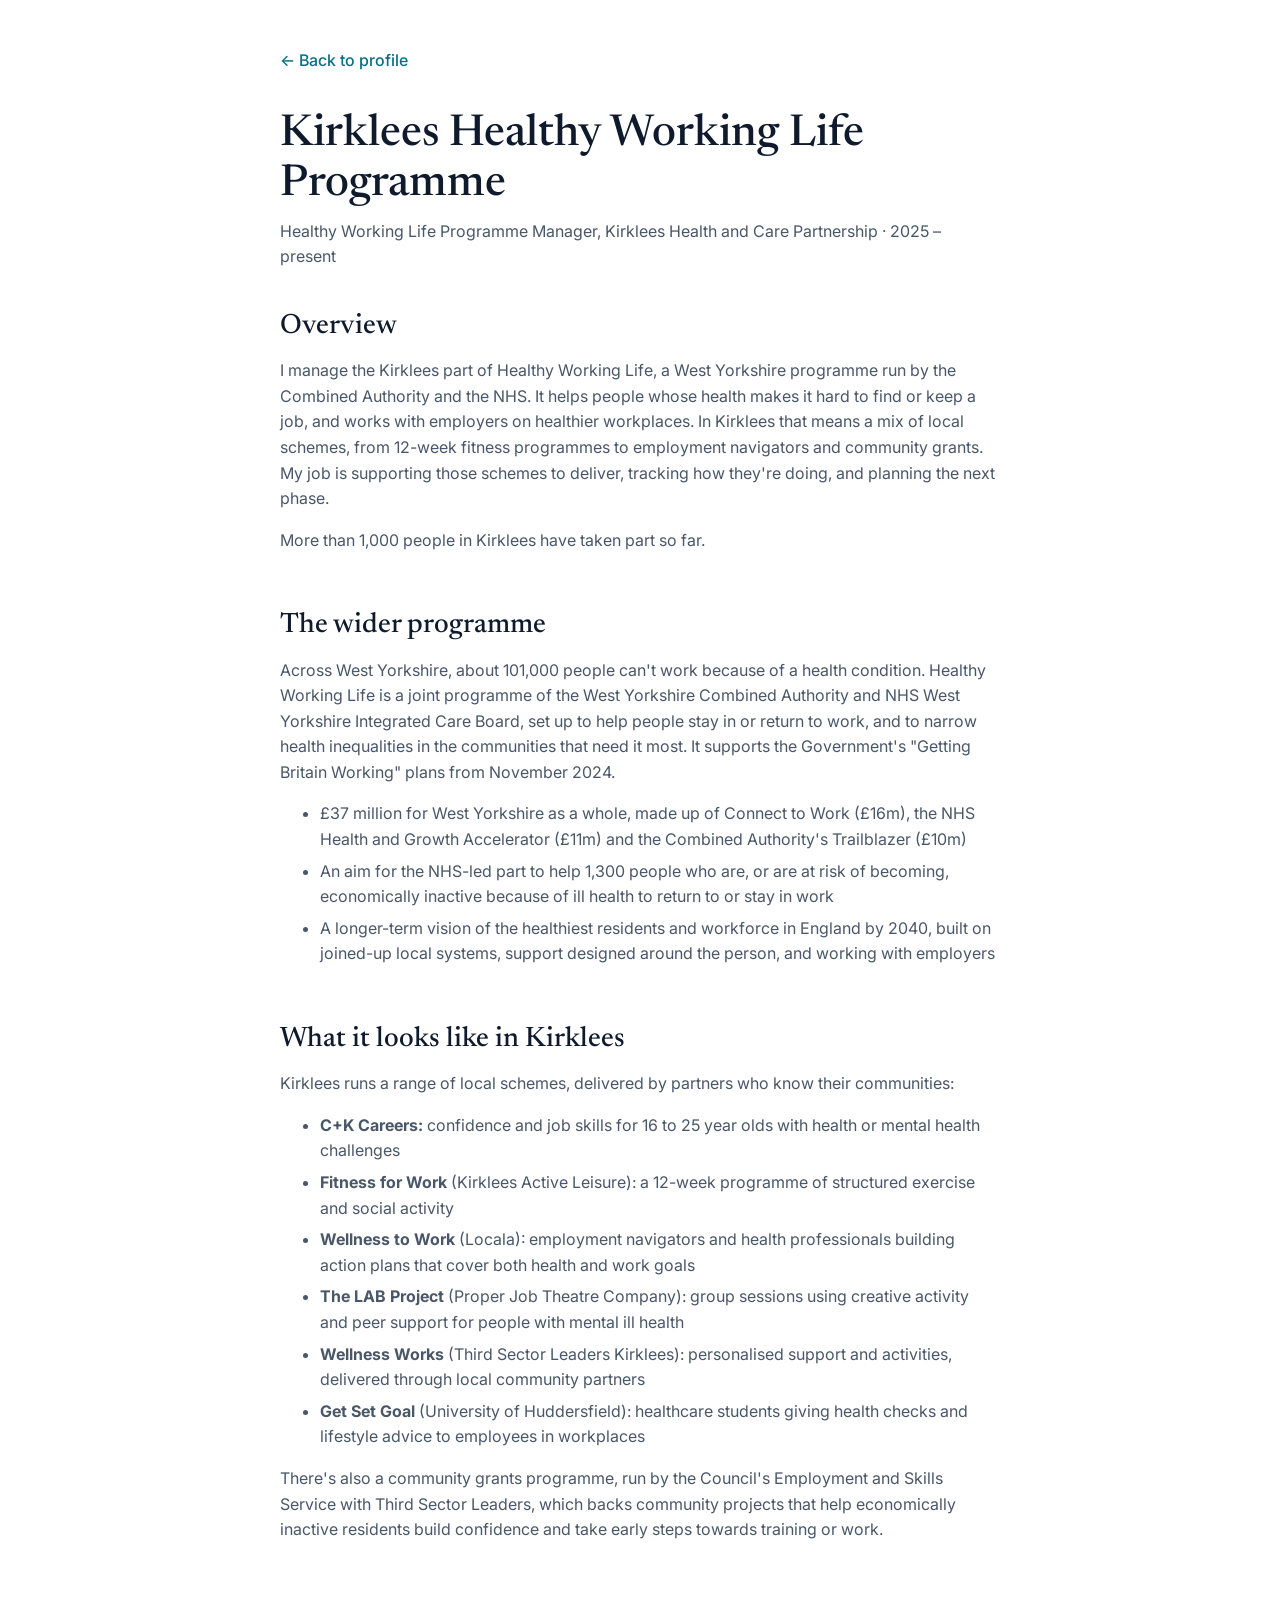
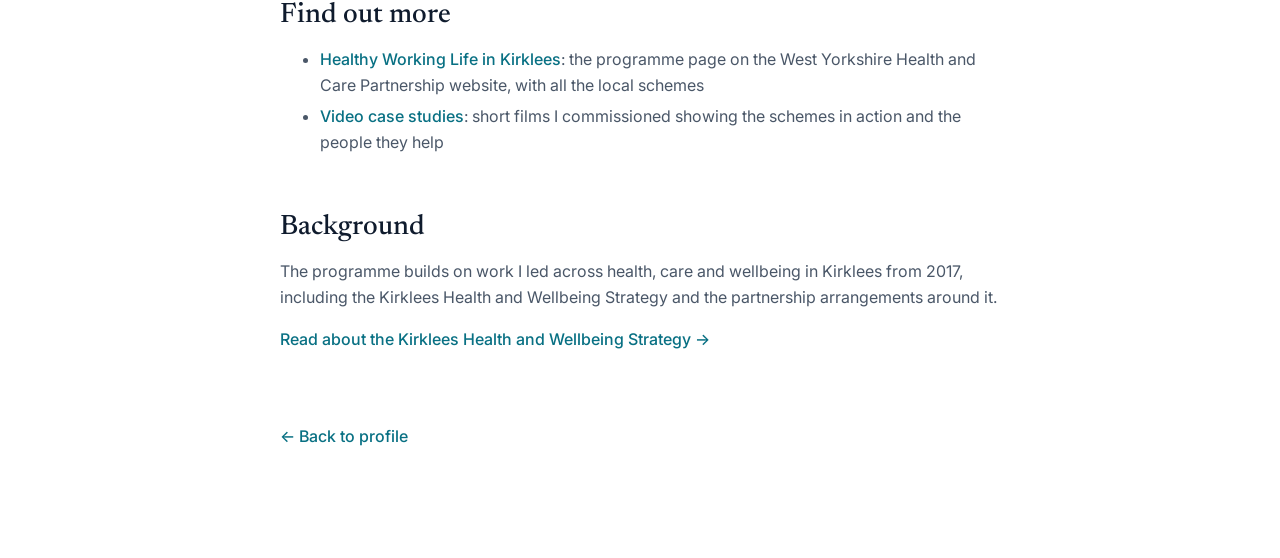
<file: project-2.html>
<!DOCTYPE html>
<html lang="en-GB">
    <head>
        <meta charset="utf-8">
        <meta http-equiv="X-UA-Compatible" content="IE=edge">
        <title>Kirklees Healthy Working Life Programme &mdash; Phil Longworth</title>
        <meta name="description" content="Managing the Kirklees part of Healthy Working Life, a West Yorkshire programme helping people whose health makes it hard to find or keep a job.">
        <meta name="viewport" content="width=device-width, initial-scale=1">
        <link rel="stylesheet" href="style.css?v=20261026b">
    </head>
    <body>
        <div id="container--main">

            <p><a href="index.html">&#x2190; Back to profile</a></p>

            <section class="section--page">
                <h1>Kirklees Healthy Working Life Programme</h1>
                <p id="bio">Healthy Working Life Programme Manager, Kirklees Health and Care Partnership &middot; 2025 &ndash; present</p>
            </section>

            <section class="section--page">
                <h2>Overview</h2>
                <p>I manage the Kirklees part of Healthy Working Life, a West Yorkshire programme run by the Combined Authority and the NHS. It helps people whose health makes it hard to find or keep a job, and works with employers on healthier workplaces. In Kirklees that means a mix of local schemes, from 12-week fitness programmes to employment navigators and community grants. My job is supporting those schemes to deliver, tracking how they're doing, and planning the next phase.</p>
                <p>More than 1,000 people in Kirklees have taken part so far.</p>
            </section>

            <section class="section--page">
                <h2>The wider programme</h2>
                <p>Across West Yorkshire, about 101,000 people can't work because of a health condition. Healthy Working Life is a joint programme of the West Yorkshire Combined Authority and NHS West Yorkshire Integrated Care Board, set up to help people stay in or return to work, and to narrow health inequalities in the communities that need it most. It supports the Government's "Getting Britain Working" plans from November 2024.</p>
                <ul>
                    <li>£37 million for West Yorkshire as a whole, made up of Connect to Work (£16m), the NHS Health and Growth Accelerator (£11m) and the Combined Authority's Trailblazer (£10m)</li>
                    <li>An aim for the NHS-led part to help 1,300 people who are, or are at risk of becoming, economically inactive because of ill health to return to or stay in work</li>
                    <li>A longer-term vision of the healthiest residents and workforce in England by 2040, built on joined-up local systems, support designed around the person, and working with employers</li>
                </ul>
            </section>

            <section class="section--page">
                <h2>What it looks like in Kirklees</h2>
                <p>Kirklees runs a range of local schemes, delivered by partners who know their communities:</p>
                <ul>
                    <li><strong>C+K Careers:</strong> confidence and job skills for 16 to 25 year olds with health or mental health challenges</li>
                    <li><strong>Fitness for Work</strong> (Kirklees Active Leisure): a 12-week programme of structured exercise and social activity</li>
                    <li><strong>Wellness to Work</strong> (Locala): employment navigators and health professionals building action plans that cover both health and work goals</li>
                    <li><strong>The LAB Project</strong> (Proper Job Theatre Company): group sessions using creative activity and peer support for people with mental ill health</li>
                    <li><strong>Wellness Works</strong> (Third Sector Leaders Kirklees): personalised support and activities, delivered through local community partners</li>
                    <li><strong>Get Set Goal</strong> (University of Huddersfield): healthcare students giving health checks and lifestyle advice to employees in workplaces</li>
                </ul>
                <p>There's also a community grants programme, run by the Council's Employment and Skills Service with Third Sector Leaders, which backs community projects that help economically inactive residents build confidence and take early steps towards training or work.</p>
            </section>

            <section class="section--page">
                <h2>Find out more</h2>
                <ul>
                    <li><a href="https://www.wypartnership.co.uk/our-priorities/healthy-working-life/plans/healthy-working-life-kirklees" target="_blank" rel="noopener">Healthy Working Life in Kirklees</a>: the programme page on the West Yorkshire Health and Care Partnership website, with all the local schemes</li>
                    <li><a href="https://www.youtube.com/playlist?list=PLOy_n8g-xhaKQV5OkruN3SPaTc6EKtN2g" target="_blank" rel="noopener">Video case studies</a>: short films I commissioned showing the schemes in action and the people they help</li>
                </ul>
            </section>

            <section class="section--page">
                <h2>Background</h2>
                <p>The programme builds on work I led across health, care and wellbeing in Kirklees from 2017, including the Kirklees Health and Wellbeing Strategy and the partnership arrangements around it.</p>
                <p><a href="project1.html">Read about the Kirklees Health and Wellbeing Strategy &rarr;</a></p>
            </section>

            <section class="section--page">
                <p><a href="index.html">&#x2190; Back to profile</a></p>
            </section>

        </div>
    </body>
</html>
</file>
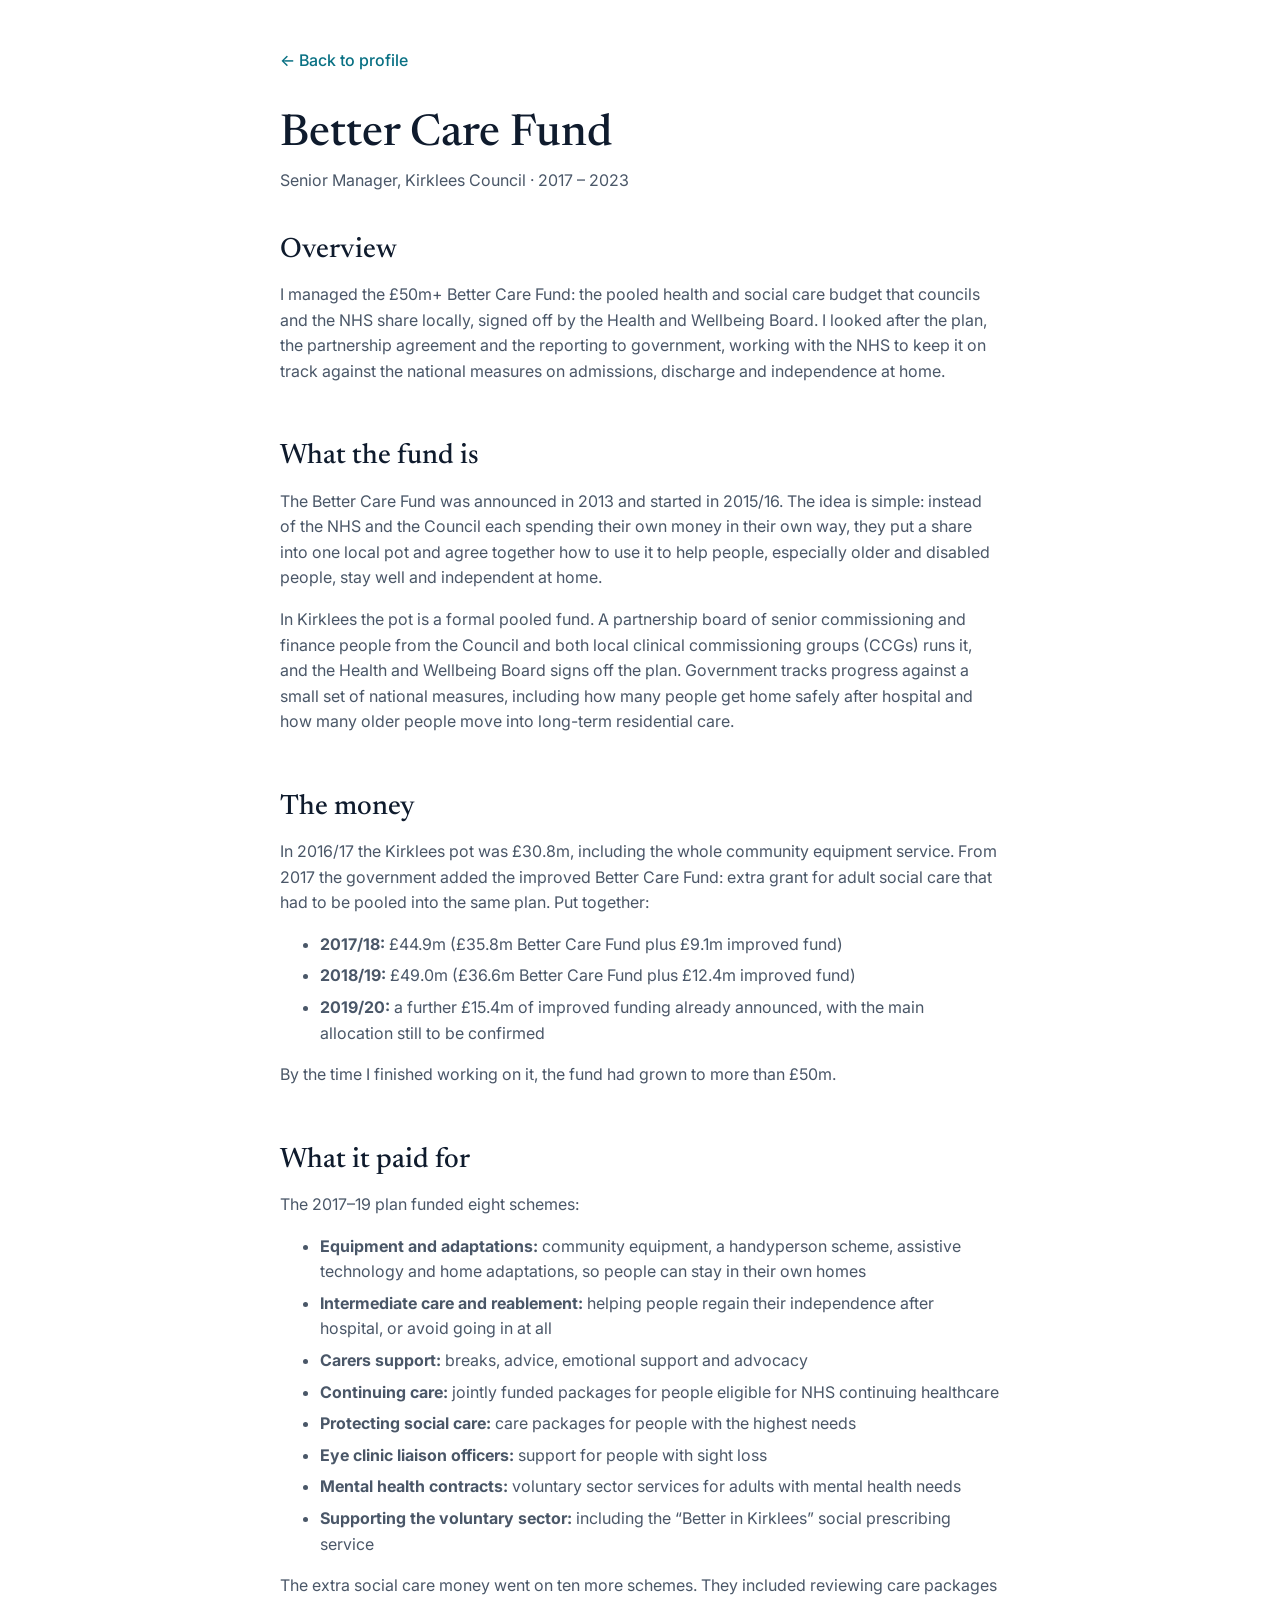
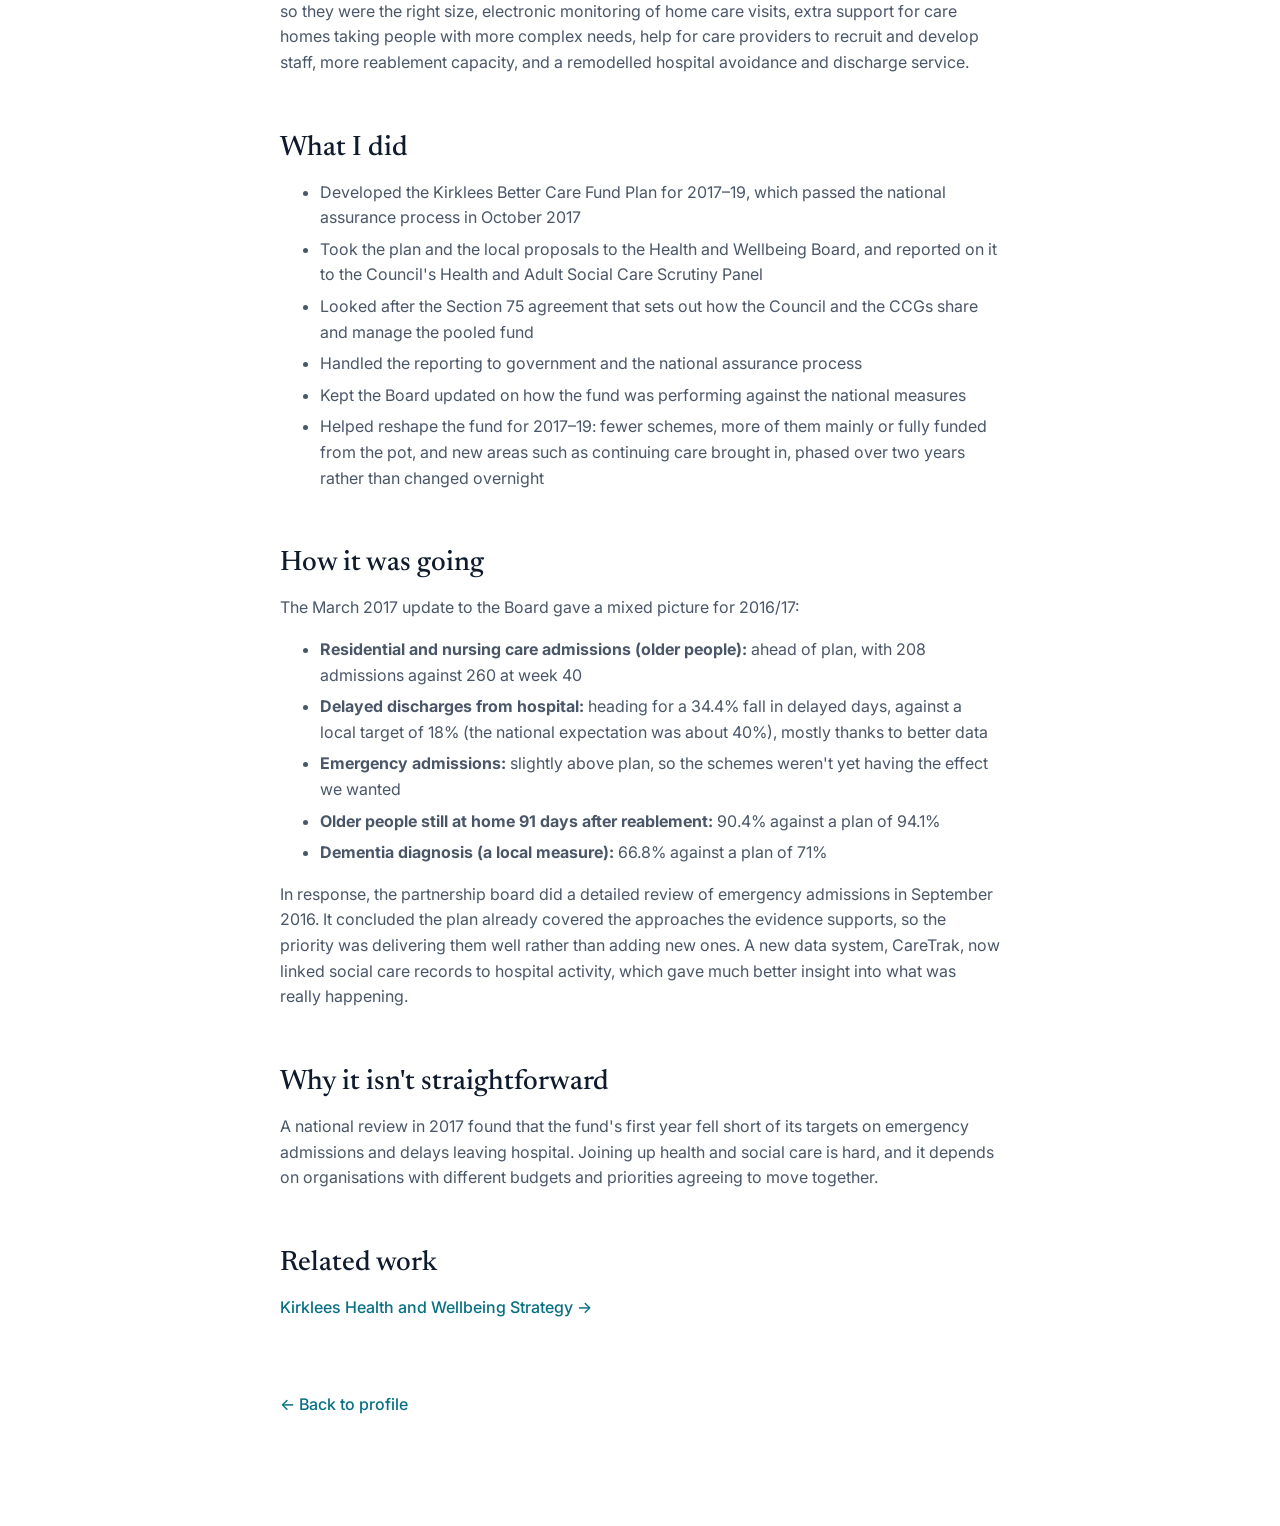
<file: project-bcf.html>
<!DOCTYPE html>
<html lang="en-GB">
    <head>
        <meta charset="utf-8">
        <meta http-equiv="X-UA-Compatible" content="IE=edge">
        <title>Better Care Fund &mdash; Phil Longworth</title>
        <meta name="description" content="Developing and reporting on the Kirklees Better Care Fund: the pooled health and social care budget shared by the NHS and the Council.">
        <meta name="viewport" content="width=device-width, initial-scale=1">
        <link rel="stylesheet" href="style.css?v=20261026b">
    </head>
    <body>
        <div id="container--main">

            <p><a href="index.html">&#x2190; Back to profile</a></p>

            <section class="section--page">
                <h1>Better Care Fund</h1>
                <p id="bio">Senior Manager, Kirklees Council &middot; 2017 &ndash; 2023</p>
            </section>

            <section class="section--page">
                <h2>Overview</h2>
                <p>I managed the £50m+ Better Care Fund: the pooled health and social care budget that councils and the NHS share locally, signed off by the Health and Wellbeing Board. I looked after the plan, the partnership agreement and the reporting to government, working with the NHS to keep it on track against the national measures on admissions, discharge and independence at home.</p>
            </section>

            <section class="section--page">
                <h2>What the fund is</h2>
                <p>The Better Care Fund was announced in 2013 and started in 2015/16. The idea is simple: instead of the NHS and the Council each spending their own money in their own way, they put a share into one local pot and agree together how to use it to help people, especially older and disabled people, stay well and independent at home.</p>
                <p>In Kirklees the pot is a formal pooled fund. A partnership board of senior commissioning and finance people from the Council and both local clinical commissioning groups (CCGs) runs it, and the Health and Wellbeing Board signs off the plan. Government tracks progress against a small set of national measures, including how many people get home safely after hospital and how many older people move into long-term residential care.</p>
            </section>

            <section class="section--page">
                <h2>The money</h2>
                <p>In 2016/17 the Kirklees pot was £30.8m, including the whole community equipment service. From 2017 the government added the improved Better Care Fund: extra grant for adult social care that had to be pooled into the same plan. Put together:</p>
                <ul>
                    <li><strong>2017/18:</strong> £44.9m (£35.8m Better Care Fund plus £9.1m improved fund)</li>
                    <li><strong>2018/19:</strong> £49.0m (£36.6m Better Care Fund plus £12.4m improved fund)</li>
                    <li><strong>2019/20:</strong> a further £15.4m of improved funding already announced, with the main allocation still to be confirmed</li>
                </ul>
                <p>By the time I finished working on it, the fund had grown to more than £50m.</p>
            </section>

            <section class="section--page">
                <h2>What it paid for</h2>
                <p>The 2017&ndash;19 plan funded eight schemes:</p>
                <ul>
                    <li><strong>Equipment and adaptations:</strong> community equipment, a handyperson scheme, assistive technology and home adaptations, so people can stay in their own homes</li>
                    <li><strong>Intermediate care and reablement:</strong> helping people regain their independence after hospital, or avoid going in at all</li>
                    <li><strong>Carers support:</strong> breaks, advice, emotional support and advocacy</li>
                    <li><strong>Continuing care:</strong> jointly funded packages for people eligible for NHS continuing healthcare</li>
                    <li><strong>Protecting social care:</strong> care packages for people with the highest needs</li>
                    <li><strong>Eye clinic liaison officers:</strong> support for people with sight loss</li>
                    <li><strong>Mental health contracts:</strong> voluntary sector services for adults with mental health needs</li>
                    <li><strong>Supporting the voluntary sector:</strong> including the &ldquo;Better in Kirklees&rdquo; social prescribing service</li>
                </ul>
                <p>The extra social care money went on ten more schemes. They included reviewing care packages so they were the right size, electronic monitoring of home care visits, extra support for care homes taking people with more complex needs, help for care providers to recruit and develop staff, more reablement capacity, and a remodelled hospital avoidance and discharge service.</p>
            </section>

            <section class="section--page">
                <h2>What I did</h2>
                <ul>
                    <li>Developed the Kirklees Better Care Fund Plan for 2017&ndash;19, which passed the national assurance process in October 2017</li>
                    <li>Took the plan and the local proposals to the Health and Wellbeing Board, and reported on it to the Council's Health and Adult Social Care Scrutiny Panel</li>
                    <li>Looked after the Section 75 agreement that sets out how the Council and the CCGs share and manage the pooled fund</li>
                    <li>Handled the reporting to government and the national assurance process</li>
                    <li>Kept the Board updated on how the fund was performing against the national measures</li>
                    <li>Helped reshape the fund for 2017&ndash;19: fewer schemes, more of them mainly or fully funded from the pot, and new areas such as continuing care brought in, phased over two years rather than changed overnight</li>
                </ul>
            </section>

            <section class="section--page">
                <h2>How it was going</h2>
                <p>The March 2017 update to the Board gave a mixed picture for 2016/17:</p>
                <ul>
                    <li><strong>Residential and nursing care admissions (older people):</strong> ahead of plan, with 208 admissions against 260 at week 40</li>
                    <li><strong>Delayed discharges from hospital:</strong> heading for a 34.4% fall in delayed days, against a local target of 18% (the national expectation was about 40%), mostly thanks to better data</li>
                    <li><strong>Emergency admissions:</strong> slightly above plan, so the schemes weren't yet having the effect we wanted</li>
                    <li><strong>Older people still at home 91 days after reablement:</strong> 90.4% against a plan of 94.1%</li>
                    <li><strong>Dementia diagnosis (a local measure):</strong> 66.8% against a plan of 71%</li>
                </ul>
                <p>In response, the partnership board did a detailed review of emergency admissions in September 2016. It concluded the plan already covered the approaches the evidence supports, so the priority was delivering them well rather than adding new ones. A new data system, CareTrak, now linked social care records to hospital activity, which gave much better insight into what was really happening.</p>
            </section>

            <section class="section--page">
                <h2>Why it isn't straightforward</h2>
                <p>A national review in 2017 found that the fund's first year fell short of its targets on emergency admissions and delays leaving hospital. Joining up health and social care is hard, and it depends on organisations with different budgets and priorities agreeing to move together.</p>
            </section>

            <section class="section--page">
                <h2>Related work</h2>
                <p><a href="project1.html">Kirklees Health and Wellbeing Strategy &rarr;</a></p>
            </section>

            <section class="section--page">
                <p><a href="index.html">&#x2190; Back to profile</a></p>
            </section>

        </div>
    </body>
</html>
</file>
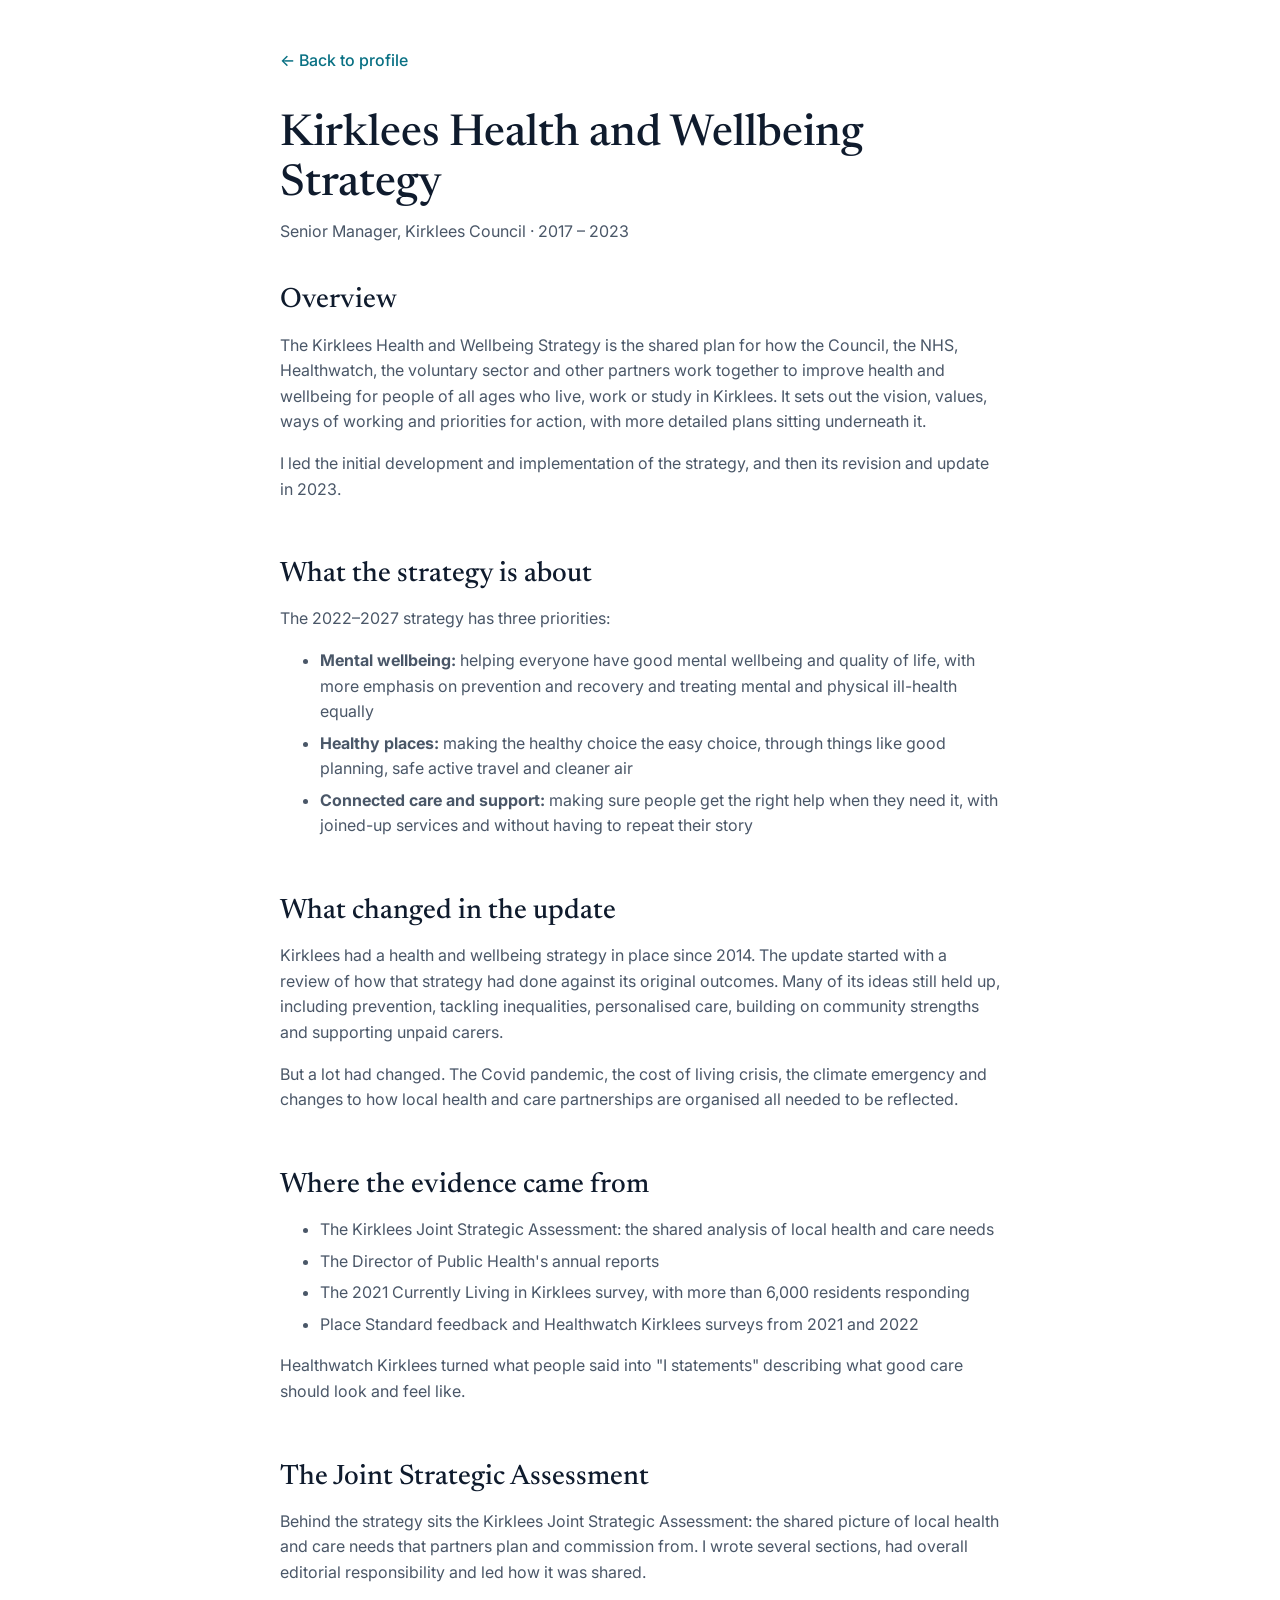
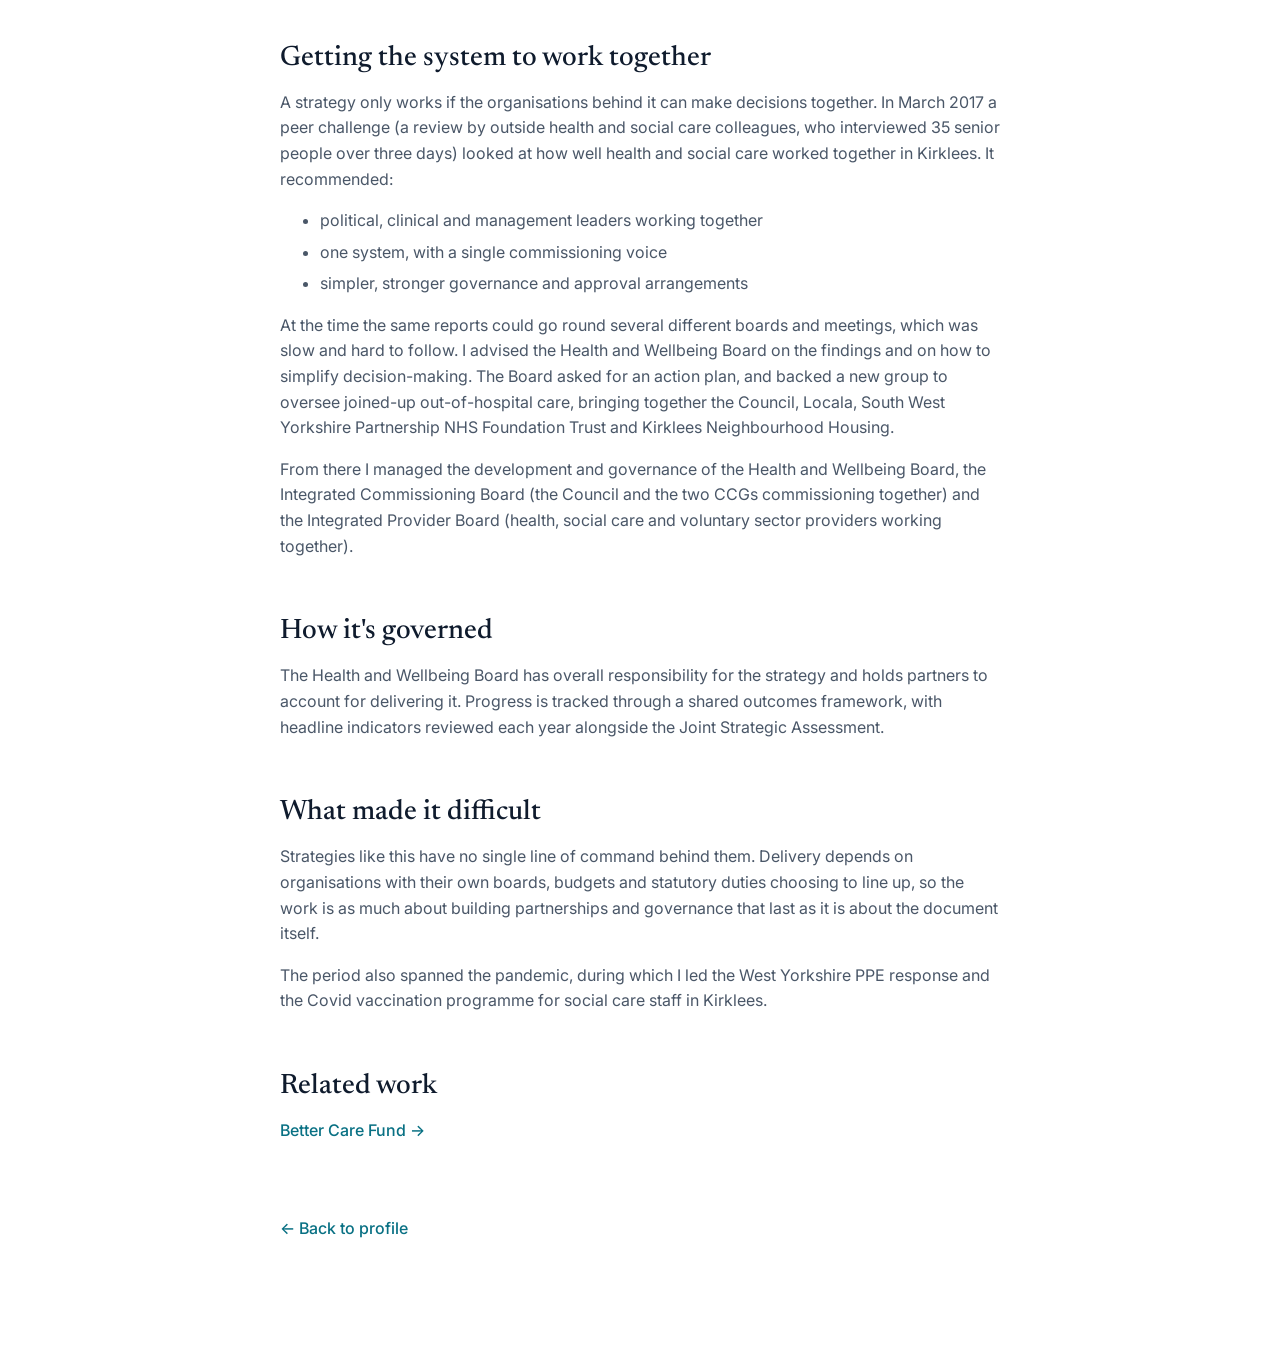
<file: project1.html>
<!DOCTYPE html>
<html lang="en-GB">
    <head>
        <meta charset="utf-8">
        <meta http-equiv="X-UA-Compatible" content="IE=edge">
        <title>Kirklees Health and Wellbeing Strategy &mdash; Phil Longworth</title>
        <meta name="description" content="Leading the development and implementation of the Kirklees Health and Wellbeing Strategy, then its revision and update in 2023.">
        <meta name="viewport" content="width=device-width, initial-scale=1">
        <link rel="stylesheet" href="style.css?v=20261026b">
    </head>
    <body>
        <div id="container--main">

            <p><a href="index.html">&#x2190; Back to profile</a></p>

            <section class="section--page">
                <h1>Kirklees Health and Wellbeing Strategy</h1>
                <p id="bio">Senior Manager, Kirklees Council &middot; 2017 &ndash; 2023</p>
            </section>

            <section class="section--page">
                <h2>Overview</h2>
                <p>The Kirklees Health and Wellbeing Strategy is the shared plan for how the Council, the NHS, Healthwatch, the voluntary sector and other partners work together to improve health and wellbeing for people of all ages who live, work or study in Kirklees. It sets out the vision, values, ways of working and priorities for action, with more detailed plans sitting underneath it.</p>
                <p>I led the initial development and implementation of the strategy, and then its revision and update in 2023.</p>
            </section>

            <section class="section--page">
                <h2>What the strategy is about</h2>
                <p>The 2022&ndash;2027 strategy has three priorities:</p>
                <ul>
                    <li><strong>Mental wellbeing:</strong> helping everyone have good mental wellbeing and quality of life, with more emphasis on prevention and recovery and treating mental and physical ill-health equally</li>
                    <li><strong>Healthy places:</strong> making the healthy choice the easy choice, through things like good planning, safe active travel and cleaner air</li>
                    <li><strong>Connected care and support:</strong> making sure people get the right help when they need it, with joined-up services and without having to repeat their story</li>
                </ul>
            </section>

            <section class="section--page">
                <h2>What changed in the update</h2>
                <p>Kirklees had a health and wellbeing strategy in place since 2014. The update started with a review of how that strategy had done against its original outcomes. Many of its ideas still held up, including prevention, tackling inequalities, personalised care, building on community strengths and supporting unpaid carers.</p>
                <p>But a lot had changed. The Covid pandemic, the cost of living crisis, the climate emergency and changes to how local health and care partnerships are organised all needed to be reflected.</p>
            </section>

            <section class="section--page">
                <h2>Where the evidence came from</h2>
                <ul>
                    <li>The Kirklees Joint Strategic Assessment: the shared analysis of local health and care needs</li>
                    <li>The Director of Public Health's annual reports</li>
                    <li>The 2021 Currently Living in Kirklees survey, with more than 6,000 residents responding</li>
                    <li>Place Standard feedback and Healthwatch Kirklees surveys from 2021 and 2022</li>
                </ul>
                <p>Healthwatch Kirklees turned what people said into "I statements" describing what good care should look and feel like.</p>
            </section>

            <section class="section--page">
                <h2>The Joint Strategic Assessment</h2>
                <p>Behind the strategy sits the Kirklees Joint Strategic Assessment: the shared picture of local health and care needs that partners plan and commission from. I wrote several sections, had overall editorial responsibility and led how it was shared.</p>
            </section>

            <section class="section--page">
                <h2>Getting the system to work together</h2>
                <p>A strategy only works if the organisations behind it can make decisions together. In March 2017 a peer challenge (a review by outside health and social care colleagues, who interviewed 35 senior people over three days) looked at how well health and social care worked together in Kirklees. It recommended:</p>
                <ul>
                    <li>political, clinical and management leaders working together</li>
                    <li>one system, with a single commissioning voice</li>
                    <li>simpler, stronger governance and approval arrangements</li>
                </ul>
                <p>At the time the same reports could go round several different boards and meetings, which was slow and hard to follow. I advised the Health and Wellbeing Board on the findings and on how to simplify decision-making. The Board asked for an action plan, and backed a new group to oversee joined-up out-of-hospital care, bringing together the Council, Locala, South West Yorkshire Partnership NHS Foundation Trust and Kirklees Neighbourhood Housing.</p>
                <p>From there I managed the development and governance of the Health and Wellbeing Board, the Integrated Commissioning Board (the Council and the two CCGs commissioning together) and the Integrated Provider Board (health, social care and voluntary sector providers working together).</p>
            </section>

            <section class="section--page">
                <h2>How it's governed</h2>
                <p>The Health and Wellbeing Board has overall responsibility for the strategy and holds partners to account for delivering it. Progress is tracked through a shared outcomes framework, with headline indicators reviewed each year alongside the Joint Strategic Assessment.</p>
            </section>

            <section class="section--page">
                <h2>What made it difficult</h2>
                <p>Strategies like this have no single line of command behind them. Delivery depends on organisations with their own boards, budgets and statutory duties choosing to line up, so the work is as much about building partnerships and governance that last as it is about the document itself.</p>
                <p>The period also spanned the pandemic, during which I led the West Yorkshire PPE response and the Covid vaccination programme for social care staff in Kirklees.</p>
            </section>

            <section class="section--page">
                <h2>Related work</h2>
                <p><a href="project-bcf.html">Better Care Fund &rarr;</a></p>
            </section>

            <section class="section--page">
                <p><a href="index.html">&#x2190; Back to profile</a></p>
            </section>

        </div>
    </body>
</html>
</file>
<file: style.css>
@import url('https://fonts.googleapis.com/css2?family=Inter:wght@400;500;600&family=Newsreader:opsz,wght@6..72,400;6..72,500;6..72,600&display=swap');

/* ---------- Tokens ---------- */
:root{
    --ink:#0F1B2D;
    --muted:#4A5768;
    --accent:#087083;
    --accent-tint:#E6F1F3;
    --panel:#F4F6F8;
    --line:#E3E8EE;
    --line-strong:#C9D3DD;
    --bg:#FFFFFF;
    --serif:'Newsreader',Georgia,'Times New Roman',serif;
    --sans:'Inter',system-ui,-apple-system,'Segoe UI',Roboto,Arial,sans-serif;
}

/* ---------- Base ---------- */
*,*::before,*::after{
    box-sizing:border-box;
}

html{
    scroll-behavior:smooth;
}

body{
    margin:0;
    background:var(--bg);
    color:var(--ink);
    font-family:var(--sans);
    font-size:16px;
    line-height:1.6;
    -webkit-font-smoothing:antialiased;
}

img{
    max-width:100%;
}

p, li{
    color:var(--muted);
}

h1, h2, h3{
    font-family:var(--serif);
    color:var(--ink);
    font-weight:500;
    line-height:1.15;
    margin:0;
}

a{
    color:var(--accent);
    text-decoration:none;
    font-weight:500;
}

a:hover{
    color:var(--ink);
}

a:focus-visible,
button:focus-visible{
    outline:3px solid var(--accent);
    outline-offset:3px;
    border-radius:4px;
}

.wrap{
    max-width:1100px;
    margin:0 auto;
    padding:0 20px;
}

/* ---------- Project pages (project1.html, project-2.html) ---------- */
#container--main{
    max-width:760px;
    margin:0 auto;
    padding:32px 20px 72px;
}

#container--main h1{
    font-size:44px;
    margin-bottom:8px;
}

#container--main h2{
    font-size:28px;
    margin-bottom:12px;
}

#container--main .section--page{
    padding:20px 0;
}

#container--main li{
    margin-bottom:6px;
}

#bio{
    margin:0;
    color:var(--muted);
}

/* ---------- Header ---------- */
.site-header{
    border-bottom:1px solid var(--line);
}

.header-inner{
    display:flex;
    flex-wrap:wrap;
    align-items:center;
    justify-content:space-between;
    gap:8px 24px;
    padding-top:12px;
    padding-bottom:12px;
}

.brand{
    font-family:var(--serif);
    font-size:24px;
    font-weight:600;
    color:var(--ink);
    min-height:44px;
    display:inline-flex;
    align-items:center;
}

.site-nav{
    display:flex;
    flex-wrap:wrap;
    align-items:center;
    gap:0 24px;
    font-size:15px;
}

.site-nav a:not(.btn){
    color:var(--ink);
    min-height:44px;
    display:inline-flex;
    align-items:center;
}

.site-nav a:not(.btn):hover{
    color:var(--accent);
}

/* ---------- Buttons ---------- */
.btn{
    display:inline-flex;
    align-items:center;
    justify-content:center;
    min-height:48px;
    padding:12px 24px;
    border:1px solid transparent;
    border-radius:8px;
    font-weight:500;
    transition:background-color 0.2s, color 0.2s, border-color 0.2s;
}

.btn--solid{
    background:var(--ink);
    color:#FFFFFF;
}

.btn--solid:hover{
    background:var(--accent);
    color:#FFFFFF;
}

.btn--accent{
    background:var(--accent);
    color:#FFFFFF;
    min-height:44px;
    padding:10px 20px;
}

.btn--accent:hover{
    background:var(--ink);
    color:#FFFFFF;
}

.btn--outline{
    border-color:var(--line-strong);
    color:var(--ink);
}

.btn--outline:hover{
    border-color:var(--ink);
    color:var(--ink);
}

/* ---------- Hero ---------- */
.hero{
    padding:64px 0 48px;
}

.hero-inner{
    display:flex;
    flex-wrap:wrap;
    align-items:center;
    gap:48px;
}

.hero-text{
    flex:1 1 460px;
    min-width:0;
}

.eyebrow{
    margin:0 0 16px;
    font-size:13px;
    font-weight:600;
    letter-spacing:0.08em;
    text-transform:uppercase;
    color:var(--accent);
}

.hero h1{
    font-size:clamp(40px, 6vw, 64px);
    letter-spacing:-0.01em;
    margin-bottom:24px;
}

.lede{
    margin:0 0 28px;
    max-width:620px;
    font-size:19px;
    line-height:1.65;
}

.hero-actions{
    display:flex;
    flex-wrap:wrap;
    align-items:center;
    gap:12px;
}

.hero-photo{
    flex:0 0 320px;
    max-width:100%;
    margin:0;
}

.hero-photo img{
    display:block;
    width:100%;
    height:auto;
    aspect-ratio:1 / 1;
    object-fit:cover;
    border-radius:24px;
    background:var(--accent-tint);
}

/* ---------- Stats ---------- */
.stats-row{
    display:flex;
    flex-wrap:wrap;
    gap:20px;
    padding-bottom:56px;
}

.stat{
    flex:1 1 260px;
    background:var(--panel);
    border-radius:16px;
    padding:28px;
}

.stat-figure{
    margin:0;
    font-family:var(--serif);
    font-size:48px;
    font-weight:500;
    line-height:1.1;
    color:var(--accent);
}

.stat-label{
    margin:8px 0 0;
    font-size:15px;
}

/* ---------- Sections ---------- */
.section{
    padding:56px 0;
    border-top:1px solid var(--line);
}

.section--tint{
    background:var(--panel);
}

.section h2{
    font-size:40px;
    margin-bottom:32px;
}

.subsection-title{
    font-size:32px;
    margin:64px 0 24px;
}

/* ---------- Roles (work history, non-exec) ---------- */
.role{
    display:flex;
    flex-wrap:wrap;
    gap:8px 40px;
    padding:28px 0;
    border-top:1px solid var(--line);
}

.role:last-child{
    border-bottom:1px solid var(--line);
}

.role-dates{
    flex:0 0 160px;
    margin:0;
    font-size:15px;
    font-weight:600;
    color:var(--accent);
}

.role-body{
    flex:1 1 380px;
    min-width:0;
}

.role-body h3{
    font-size:24px;
    font-weight:600;
}

.role-org{
    margin:2px 0 10px;
    font-size:15px;
}

.role-body p{
    margin:0 0 8px;
}

.role-body ul{
    margin:8px 0 0;
    padding-left:20px;
}

.role-body li{
    margin-bottom:4px;
}

/* ---------- Highlights ---------- */
.highlights{
    margin:0;
    padding-left:28px;
    max-width:820px;
}

.highlights li{
    padding:10px 0 10px 6px;
}

.highlights li::marker{
    color:var(--accent);
    font-weight:600;
}

/* ---------- Project cards ---------- */
.cards{
    display:flex;
    flex-wrap:wrap;
    gap:24px;
}

.card{
    flex:1 1 440px;
    display:flex;
    flex-direction:column;
    gap:12px;
    padding:36px;
    border-radius:20px;
}

.card h3{
    font-size:30px;
    line-height:1.2;
}

.card p{
    margin:0;
}

.card-tag{
    font-size:13px;
    font-weight:600;
    letter-spacing:0.08em;
    text-transform:uppercase;
}

.card-link{
    display:inline-flex;
    align-items:center;
    gap:8px;
    min-height:44px;
    margin-top:8px;
}

.card--dark{
    background:var(--ink);
}

.card--dark h3,
.card--dark .card-link{
    color:#FFFFFF;
}

.card--dark p{
    color:#C9D3DD;
}

.card--dark .card-tag{
    color:#7FD3E0;
}

.card--tint{
    background:var(--accent-tint);
}

.card--tint .card-tag{
    color:var(--accent);
}

.card--tint .card-link{
    color:var(--ink);
}

.card--panel{
    background:var(--panel);
}

.card--panel .card-tag{
    color:var(--accent);
}

.card--panel .card-link{
    color:var(--ink);
}

/* ---------- Skills and education ---------- */
.two-col{
    display:flex;
    flex-wrap:wrap;
    gap:48px;
}

.two-col > div{
    flex:1 1 420px;
    min-width:0;
}

.two-col h2{
    font-size:32px;
    margin-bottom:20px;
}

.skills{
    display:flex;
    flex-direction:column;
    gap:12px;
    margin:0;
    padding:0;
    list-style:none;
}

.skills li{
    background:var(--bg);
    border:1px solid var(--line-strong);
    border-radius:12px;
    padding:14px 18px;
}

.skills strong{
    display:block;
    color:var(--ink);
}

.plain-list{
    margin:0;
    padding:0;
    list-style:none;
}

.plain-list li{
    display:flex;
    gap:12px;
    padding:6px 0;
}

.plain-list .yr{
    flex:0 0 3em;
    font-weight:600;
    color:var(--accent);
}

/* ---------- Footer ---------- */
.site-footer{
    border-top:1px solid var(--line);
    padding:40px 0;
}

.footer-inner{
    display:flex;
    flex-wrap:wrap;
    align-items:center;
    justify-content:space-between;
    gap:16px;
}

.footer-lead{
    margin:0;
    font-family:var(--serif);
    font-size:24px;
    font-weight:500;
    color:var(--ink);
}

.footer-contact{
    display:flex;
    flex-wrap:wrap;
    gap:0 24px;
    font-size:15px;
}

.footer-contact a,
.footer-contact span{
    min-height:44px;
    display:inline-flex;
    align-items:center;
}

.deploy-note{
    margin:24px 0 0;
    text-align:center;
    font-size:0.8em;
}

/* ---------- Small screens ---------- */
@media (max-width:700px){
    .hero{
        padding:40px 0 32px;
    }

    .hero-photo{
        flex-basis:100%;
        max-width:260px;
    }

    .section{
        padding:40px 0;
    }

    .section h2{
        font-size:32px;
    }

    .role{
        padding:22px 0;
    }

    .role-dates{
        flex-basis:100%;
    }

    .card{
        padding:28px;
    }
}

/* ---------- Print ---------- */
@media print{
    .site-nav,
    .hero-actions,
    .card-link,
    .deploy-note{
        display:none;
    }

    .section--tint,
    .stat{
        background:none;
        border:1px solid var(--line-strong);
    }
}
</file>
